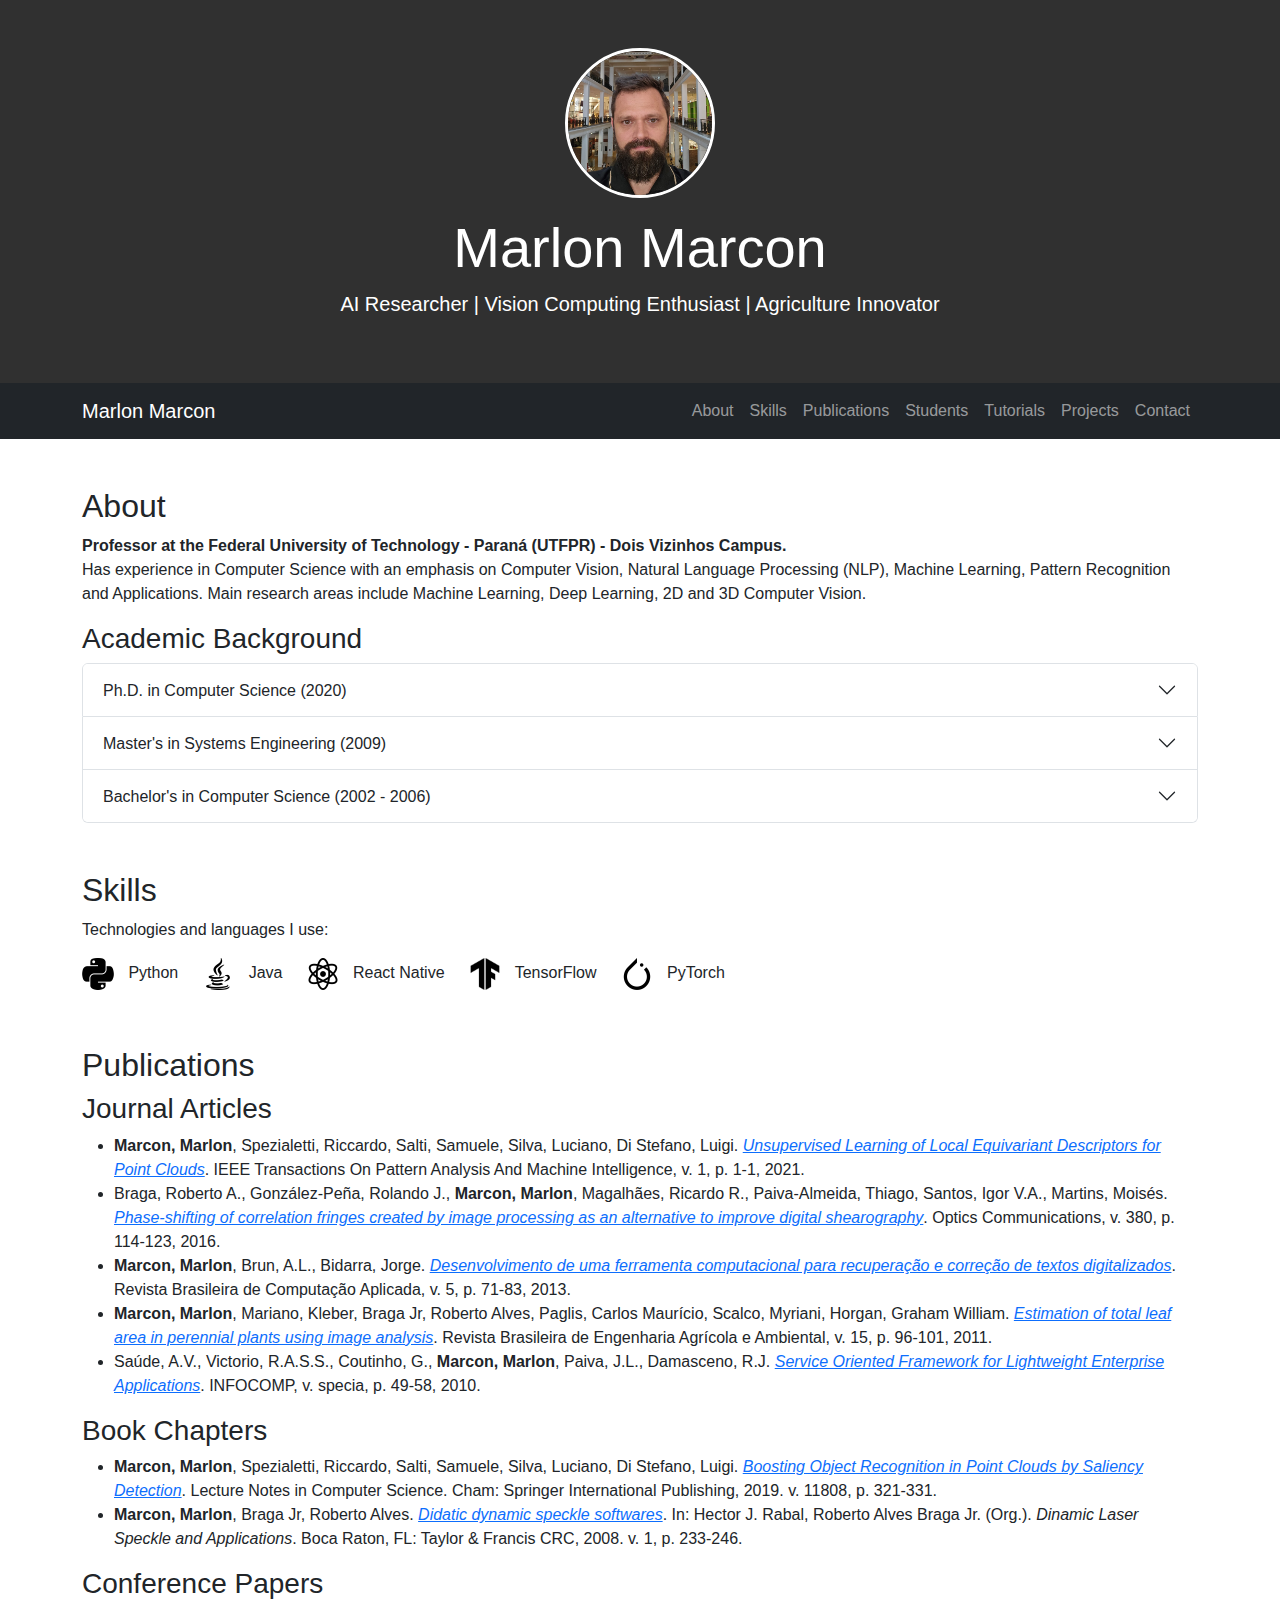
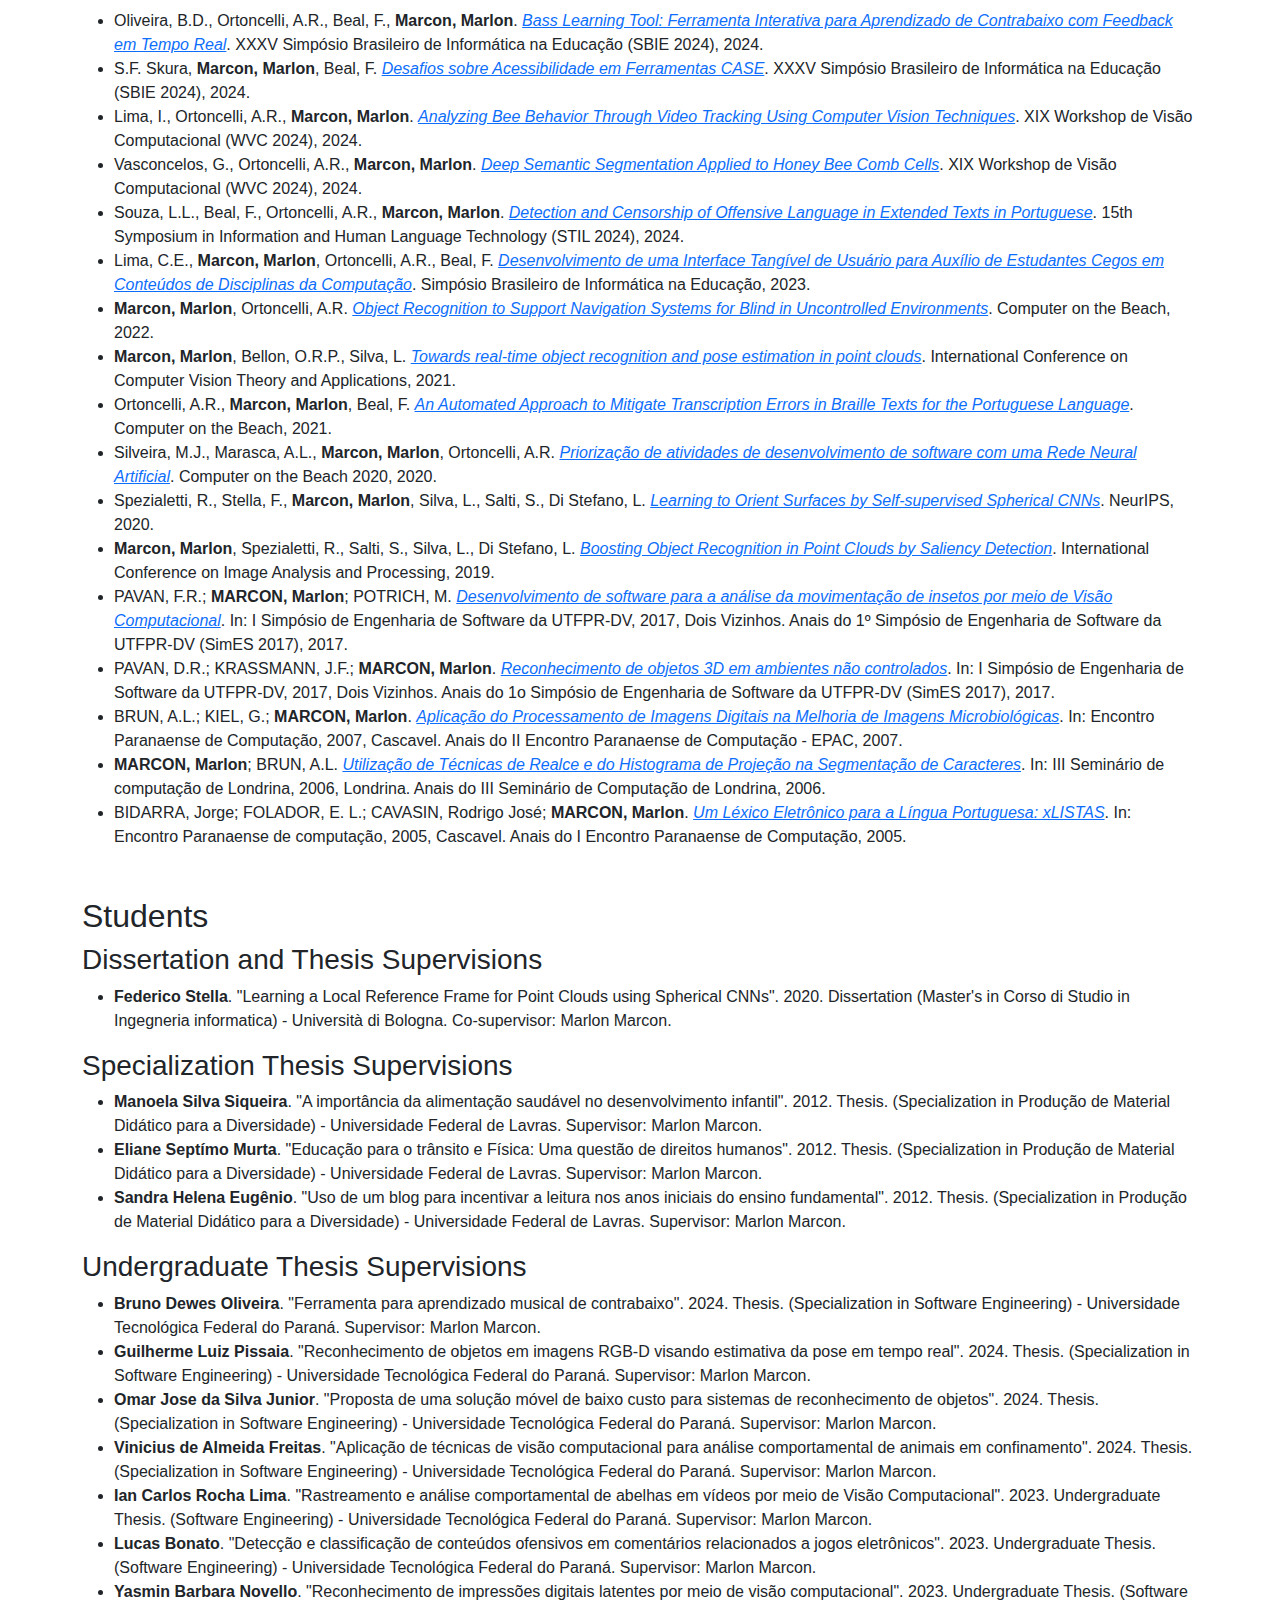
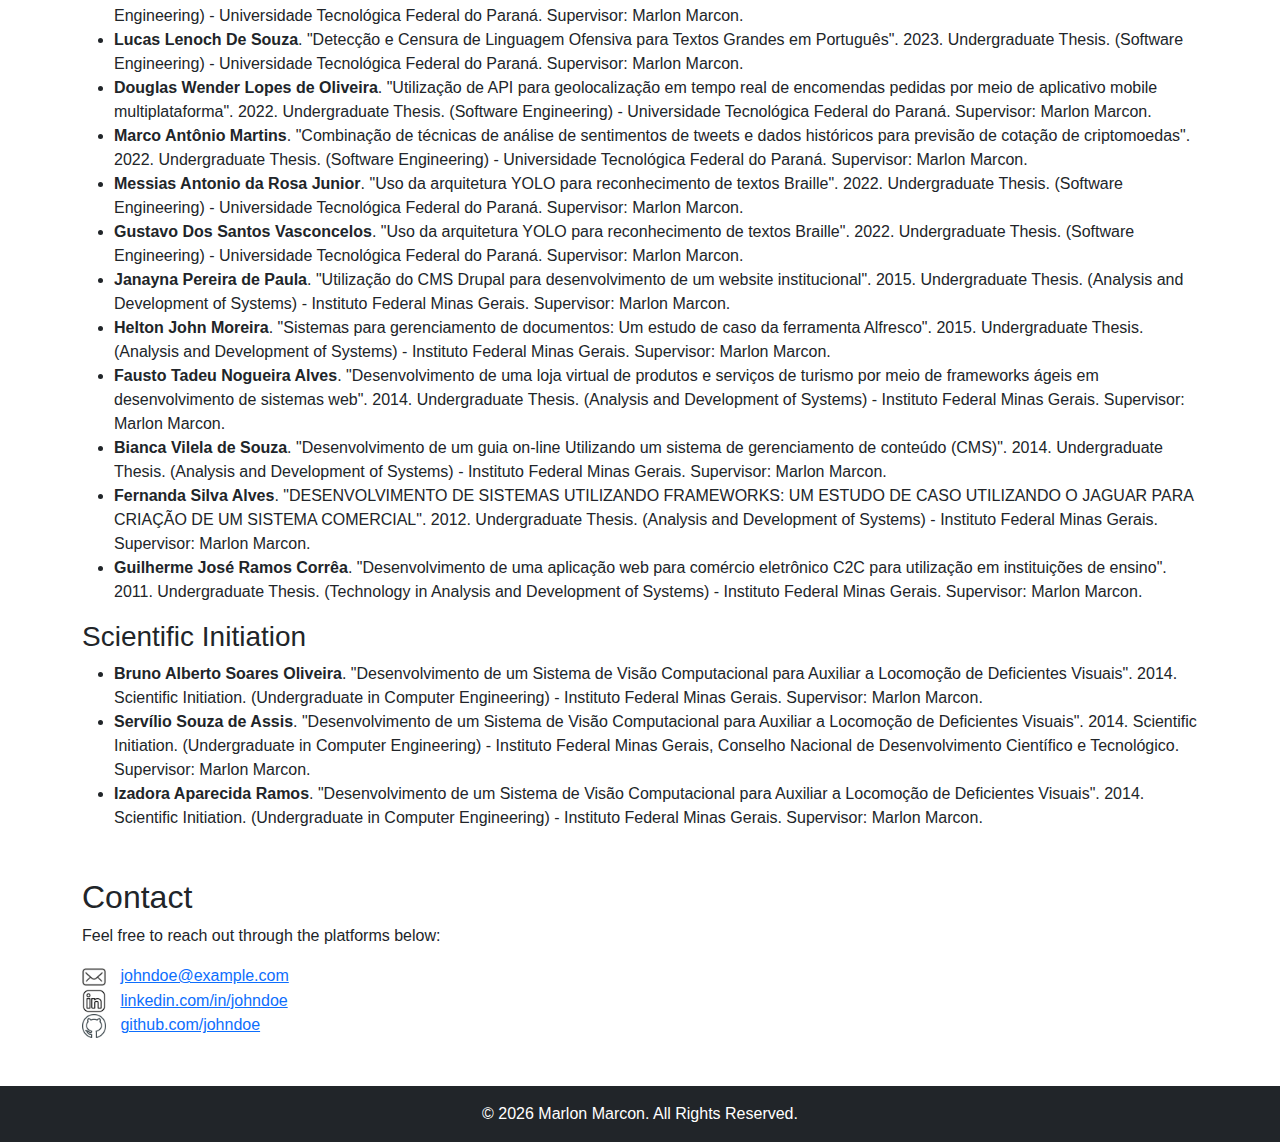
<file: index.html>
<!DOCTYPE html>
<html lang="en">
<head>
    <meta charset="UTF-8">
    <meta name="viewport" content="width=device-width, initial-scale=1.0">
    <title>Marlon Marcon - Personal Page</title>
    <link href="https://cdn.jsdelivr.net/npm/bootstrap@5.3.2/dist/css/bootstrap.min.css" rel="stylesheet">
    <link rel="stylesheet" href="style.css">
</head>
<body>
    <!-- Header -->
    <header class="bg-primary text-white text-center py-5">
        <div class="container">
            <img src="assets/images/profile.jpg" alt="Marlon Marcon" class="rounded-circle mb-3" width="150" height="150">
            <h1 class="display-4">Marlon Marcon</h1>
            <p class="lead">AI Researcher | Vision Computing Enthusiast | Agriculture Innovator</p>
        </div>
    </header>

    <!-- Navigation -->
    <nav class="navbar navbar-expand-lg navbar-dark bg-dark sticky-top">
        <div class="container">
            <a class="navbar-brand" href="#">Marlon Marcon</a>
            <button class="navbar-toggler" type="button" data-bs-toggle="collapse" data-bs-target="#navbarNav" aria-controls="navbarNav" aria-expanded="false" aria-label="Toggle navigation">
                <span class="navbar-toggler-icon"></span>
            </button>
            <div class="collapse navbar-collapse" id="navbarNav">
                <ul class="navbar-nav ms-auto">
                    <li class="nav-item"><a class="nav-link" href="#about">About</a></li>
                    <li class="nav-item"><a class="nav-link" href="#skills">Skills</a></li>
                    <li class="nav-item"><a class="nav-link" href="#publications">Publications</a></li>
                    <li class="nav-item"><a class="nav-link" href="#students">Students</a></li>
                    <li class="nav-item"><a class="nav-link" href="#tutorials">Tutorials</a></li>
                    <li class="nav-item"><a class="nav-link" href="pages/projects.html">Projects</a></li>
                    <li class="nav-item"><a class="nav-link" href="#contact">Contact</a></li>
                </ul>
            </div>
        </div>
    </nav>

    <!-- Main Content -->
    <main class="container my-5">
        <section id="about" class="mb-5">
            <h2>About</h2>
            <p>
               <strong> Professor at the Federal University of Technology - Paraná (UTFPR) - Dois Vizinhos Campus.</strong> <br />

                Has experience in Computer Science with an emphasis on Computer Vision, Natural Language Processing (NLP), Machine Learning, Pattern Recognition and Applications. 
                Main research areas include Machine Learning, Deep Learning, 2D and 3D Computer Vision.
            </p>
            <h3>Academic Background</h3>
            <div class="accordion" id="academicBackground">
                <!-- PhD -->
                <div class="accordion-item">
                    <h2 class="accordion-header" id="headingPhD">
                        <button class="accordion-button collapsed" type="button" data-bs-toggle="collapse" data-bs-target="#collapsePhD" aria-expanded="false" aria-controls="collapsePhD">
                            Ph.D. in Computer Science (2020)
                        </button>
                    </h2>
                    <div id="collapsePhD" class="accordion-collapse collapse" aria-labelledby="headingPhD" data-bs-parent="#academicBackground">
                        <div class="accordion-body">
                            <strong>Institution:</strong> Federal University of Paraná (UFPR), Brazil<br>
                            <strong>Exchange Period:</strong> University of Bologna<br>
                            <strong>Thesis:</strong> 
                            <a href="https://repositorio.utfpr.edu.br/jspui/bitstream/1/32123/1/learningunconstrainedobjectrecognition3Dmodeling.pdf" target="_blank">Novel deep learning methods applied for unconstrained visual object recognition and 3D modeling from point clouds</a><br>
                            <strong>Advisor:</strong> 
                            <a href="http://lattes.cnpq.br/9578832375902806" target="_blank">Luciano Silva</a><br>
                            <strong>Co-advisor:</strong> 
                            <a href="https://www.unibo.it/sitoweb/luigi.distefano" target="_blank">Luigi Di Stefano</a><br>
                            <strong>Keywords:</strong> 3D Computer Vision, Unsupervised Learning, Knowledge Transfer, Spherical CNNs, Local Descriptors.
                        </div>
                    </div>
                </div>
                <!-- Master's -->
                <div class="accordion-item">
                    <h2 class="accordion-header" id="headingMasters">
                        <button class="accordion-button collapsed" type="button" data-bs-toggle="collapse" data-bs-target="#collapseMasters" aria-expanded="false" aria-controls="collapseMasters">
                            Master's in Systems Engineering (2009)
                        </button>
                    </h2>
                    <div id="collapseMasters" class="accordion-collapse collapse" aria-labelledby="headingMasters" data-bs-parent="#academicBackground">
                        <div class="accordion-body">
                            <strong>Institution:</strong> Federal University of Lavras (UFLA), Brazil<br>
                            <strong>Thesis:</strong> 
                            <a href="files/master-thesis.pdf" target="_blank">Estimation models of leaf area in a coffee tree unisg image analysis</a> <i>(In Portuguese)</i><br>
                            <strong>Advisor:</strong> 
                            <a href="http://lattes.cnpq.br/5933961538037309" target="_blank">Roberto Alves Braga Jr.</a><br>
                            <strong>Keywords:</strong> Leaf area determination, Non-destructive methods, Indirect measurement.
                        </div>
                    </div>
                </div>
                <!-- Bachelor's -->
                <div class="accordion-item">
                    <h2 class="accordion-header" id="headingBachelors">
                        <button class="accordion-button collapsed" type="button" data-bs-toggle="collapse" data-bs-target="#collapseBachelors" aria-expanded="false" aria-controls="collapseBachelors">
                            Bachelor's in Computer Science (2002 - 2006)
                        </button>
                    </h2>
                    <div id="collapseBachelors" class="accordion-collapse collapse" aria-labelledby="headingBachelors" data-bs-parent="#academicBackground">
                        <div class="accordion-body">
                            <strong>Institution:</strong> State University of Western Paraná (UNIOESTE), Brazil<br>
                            <strong>Thesis:</strong> 
                            <a href="#" target="_blank">Word recognition in digital texts</a> <i>(In Portuguese)</i><br>
                            <strong>Advisor:</strong> 
                            <a href="http://lattes.cnpq.br/4617587198467560" target="_blank">André Luiz Brun</a>
                        </div>
                    </div>
                </div>
            </div>
        </section>
        
        

        <section id="skills" class="mb-5">
            <h2>Skills</h2>
            <p>Technologies and languages I use:</p>
            <ul class="list-unstyled d-flex flex-wrap">
                <li class="me-4 mb-2">
                    <img src="assets/images/python.png" alt="Python" width="32"> Python
                </li>
                <li class="me-4 mb-2">
                    <img src="assets/images/java.png" alt="Java" width="32"> Java
                </li>
                <li class="me-4 mb-2">
                    <img src="assets/images/react.png" alt="React Native" width="32"> React Native
                </li>
                <li class="me-4 mb-2">
                    <img src="assets/images/tensorflow.png" alt="TensorFlow" width="32"> TensorFlow
                </li>
                <li class="me-4 mb-2">
                    <img src="assets/images/pytorch.png" alt="PyTorch" width="32"> PyTorch
                </li>
            </ul>
        </section>

        <section id="publications" class="mb-5">
                <h2>Publications</h2>
            
                <h3>Journal Articles</h3>
                <ul>
                    <li><strong>Marcon, Marlon</strong>, Spezialetti, Riccardo, Salti, Samuele, Silva, Luciano, Di Stefano, Luigi. <em><a href="https://doi.org/10.xxxx/xxxx" target="_blank">Unsupervised Learning of Local Equivariant Descriptors for Point Clouds</a></em>. IEEE Transactions On Pattern Analysis And Machine Intelligence, v. 1, p. 1-1, 2021.</li>
                    <li>Braga, Roberto A., González-Peña, Rolando J., <strong>Marcon, Marlon</strong>, Magalhães, Ricardo R., Paiva-Almeida, Thiago, Santos, Igor V.A., Martins, Moisés. <em><a href="https://doi.org/10.xxxx/xxxx" target="_blank">Phase-shifting of correlation fringes created by image processing as an alternative to improve digital shearography</a></em>. Optics Communications, v. 380, p. 114-123, 2016.</li>
                    <li><strong>Marcon, Marlon</strong>, Brun, A.L., Bidarra, Jorge. <em><a href="https://doi.org/10.xxxx/xxxx" target="_blank">Desenvolvimento de uma ferramenta computacional para recuperação e correção de textos digitalizados</a></em>. Revista Brasileira de Computação Aplicada, v. 5, p. 71-83, 2013.</li>
                    <li><strong>Marcon, Marlon</strong>, Mariano, Kleber, Braga Jr, Roberto Alves, Paglis, Carlos Maurício, Scalco, Myriani, Horgan, Graham William. <em><a href="https://doi.org/10.xxxx/xxxx" target="_blank">Estimation of total leaf area in perennial plants using image analysis</a></em>. Revista Brasileira de Engenharia Agrícola e Ambiental, v. 15, p. 96-101, 2011.</li>
                    <li>Saúde, A.V., Victorio, R.A.S.S., Coutinho, G., <strong>Marcon, Marlon</strong>, Paiva, J.L., Damasceno, R.J. <em><a href="https://doi.org/10.xxxx/xxxx" target="_blank">Service Oriented Framework for Lightweight Enterprise Applications</a></em>. INFOCOMP, v. specia, p. 49-58, 2010.</li>
                </ul>
            
                <h3>Book Chapters</h3>
                <ul>
                    <li><strong>Marcon, Marlon</strong>, Spezialetti, Riccardo, Salti, Samuele, Silva, Luciano, Di Stefano, Luigi. <em><a href="https://doi.org/10.xxxx/xxxx" target="_blank">Boosting Object Recognition in Point Clouds by Saliency Detection</a></em>. Lecture Notes in Computer Science. Cham: Springer International Publishing, 2019. v. 11808, p. 321-331.</li>
                    <li><strong>Marcon, Marlon</strong>, Braga Jr, Roberto Alves. <em><a href="https://doi.org/10.xxxx/xxxx" target="_blank">Didatic dynamic speckle softwares</a></em>. In: Hector J. Rabal, Roberto Alves Braga Jr. (Org.). <em>Dinamic Laser Speckle and Applications</em>. Boca Raton, FL: Taylor & Francis CRC, 2008. v. 1, p. 233-246.</li>
                </ul>
            
                <h3>Conference Papers</h3>
                <ul>
                    <li>Oliveira, B.D., Ortoncelli, A.R., Beal, F., <strong>Marcon, Marlon</strong>. <em><a href="https://doi.org/10.xxxx/xxxx" target="_blank">Bass Learning Tool: Ferramenta Interativa para Aprendizado de Contrabaixo com Feedback em Tempo Real</a></em>. XXXV Simpósio Brasileiro de Informática na Educação (SBIE 2024), 2024.</li>
                    <li>S.F. Skura, <strong>Marcon, Marlon</strong>, Beal, F. <em><a href="https://doi.org/10.xxxx/xxxx" target="_blank">Desafios sobre Acessibilidade em Ferramentas CASE</a></em>. XXXV Simpósio Brasileiro de Informática na Educação (SBIE 2024), 2024.</li>
                    <li>Lima, I., Ortoncelli, A.R., <strong>Marcon, Marlon</strong>. <em><a href="https://doi.org/10.xxxx/xxxx" target="_blank">Analyzing Bee Behavior Through Video Tracking Using Computer Vision Techniques</a></em>. XIX Workshop de Visão Computacional (WVC 2024), 2024.</li>
                    <li>Vasconcelos, G., Ortoncelli, A.R., <strong>Marcon, Marlon</strong>. <em><a href="https://doi.org/10.xxxx/xxxx" target="_blank">Deep Semantic Segmentation Applied to Honey Bee Comb Cells</a></em>. XIX Workshop de Visão Computacional (WVC 2024), 2024.</li>
                    <li>Souza, L.L., Beal, F., Ortoncelli, A.R., <strong>Marcon, Marlon</strong>. <em><a href="https://doi.org/10.xxxx/xxxx" target="_blank">Detection and Censorship of Offensive Language in Extended Texts in Portuguese</a></em>. 15th Symposium in Information and Human Language Technology (STIL 2024), 2024.</li>
                    <li>Lima, C.E., <strong>Marcon, Marlon</strong>, Ortoncelli, A.R., Beal, F. <em><a href="https://doi.org/10.xxxx/xxxx" target="_blank">Desenvolvimento de uma Interface Tangível de Usuário para Auxílio de Estudantes Cegos em Conteúdos de Disciplinas da Computação</a></em>. Simpósio Brasileiro de Informática na Educação, 2023.</li>
                    <li><strong>Marcon, Marlon</strong>, Ortoncelli, A.R. <em><a href="https://doi.org/10.xxxx/xxxx" target="_blank">Object Recognition to Support Navigation Systems for Blind in Uncontrolled Environments</a></em>. Computer on the Beach, 2022.</li>
                    <li><strong>Marcon, Marlon</strong>, Bellon, O.R.P., Silva, L. <em><a href="https://doi.org/10.xxxx/xxxx" target="_blank">Towards real-time object recognition and pose estimation in point clouds</a></em>. International Conference on Computer Vision Theory and Applications, 2021.</li>
                    <li>Ortoncelli, A.R., <strong>Marcon, Marlon</strong>, Beal, F. <em><a href="https://doi.org/10.xxxx/xxxx" target="_blank">An Automated Approach to Mitigate Transcription Errors in Braille Texts for the Portuguese Language</a></em>. Computer on the Beach, 2021.</li>
                    <li>Silveira, M.J., Marasca, A.L., <strong>Marcon, Marlon</strong>, Ortoncelli, A.R. <em><a href="https://doi.org/10.xxxx/xxxx" target="_blank">Priorização de atividades de desenvolvimento de software com uma Rede Neural Artificial</a></em>. Computer on the Beach 2020, 2020.</li>
                    <li>Spezialetti, R., Stella, F., <strong>Marcon, Marlon</strong>, Silva, L., Salti, S., Di Stefano, L. <em><a href="https://doi.org/10.xxxx/xxxx" target="_blank">Learning to Orient Surfaces by Self-supervised Spherical CNNs</a></em>. NeurIPS, 2020.</li>
                    <li><strong>Marcon, Marlon</strong>, Spezialetti, R., Salti, S., Silva, L., Di Stefano, L. <em><a href="https://doi.org/10.xxxx/xxxx" target="_blank">Boosting Object Recognition in Point Clouds by Saliency Detection</a></em>. International Conference on Image Analysis and Processing, 2019.</li>
                    <li>PAVAN, F.R.; <strong>MARCON, Marlon</strong>; POTRICH, M. <em><a href="https://doi.org/10.xxxx/xxxx" target="_blank">Desenvolvimento de software para a análise da movimentação de insetos por meio de Visão Computacional</a></em>. In: I Simpósio de Engenharia de Software da UTFPR-DV, 2017, Dois Vizinhos. Anais do 1º Simpósio de Engenharia de Software da UTFPR-DV (SimES 2017), 2017.</li>
                    <li>PAVAN, D.R.; KRASSMANN, J.F.; <strong>MARCON, Marlon</strong>. <em><a href="https://doi.org/10.xxxx/xxxx" target="_blank">Reconhecimento de objetos 3D em ambientes não controlados</a></em>. In: I Simpósio de Engenharia de Software da UTFPR-DV, 2017, Dois Vizinhos. Anais do 1o Simpósio de Engenharia de Software da UTFPR-DV (SimES 2017), 2017.</li>
                    <li>BRUN, A.L.; KIEL, G.; <strong>MARCON, Marlon</strong>. <em><a href="https://doi.org/10.xxxx/xxxx" target="_blank">Aplicação do Processamento de Imagens Digitais na Melhoria de Imagens Microbiológicas</a></em>. In: Encontro Paranaense de Computação, 2007, Cascavel. Anais do II Encontro Paranaense de Computação - EPAC, 2007.</li>
                    <li><strong>MARCON, Marlon</strong>; BRUN, A.L. <em><a href="https://doi.org/10.xxxx/xxxx" target="_blank">Utilização de Técnicas de Realce e do Histograma de Projeção na Segmentação de Caracteres</a></em>. In: III Seminário de computação de Londrina, 2006, Londrina. Anais do III Seminário de Computação de Londrina, 2006.</li>
                    <li>BIDARRA, Jorge; FOLADOR, E. L.; CAVASIN, Rodrigo José; <strong>MARCON, Marlon</strong>. <em><a href="https://doi.org/10.xxxx/xxxx" target="_blank">Um Léxico Eletrônico para a Língua Portuguesa: xLISTAS</a></em>. In: Encontro Paranaense de computação, 2005, Cascavel. Anais do I Encontro Paranaense de Computação, 2005.</li>
                </ul>
            
            </section>
            
            

        <section id="students" class="mb-5">
                <h2>Students</h2>
                
                <h3>Dissertation and Thesis Supervisions</h3>
                <ul>
                    <li><strong>Federico Stella</strong>. "Learning a Local Reference Frame for Point Clouds using Spherical CNNs". 2020. Dissertation (Master's in Corso di Studio in Ingegneria informatica) - Università di Bologna. Co-supervisor: Marlon Marcon.</li>
                </ul>
            
                <h3>Specialization Thesis Supervisions</h3>
                <ul>
                    <li><strong>Manoela Silva Siqueira</strong>. "A importância da alimentação saudável no desenvolvimento infantil". 2012. Thesis. (Specialization in Produção de Material Didático para a Diversidade) - Universidade Federal de Lavras. Supervisor: Marlon Marcon.</li>
                    <li><strong>Eliane Septímo Murta</strong>. "Educação para o trânsito e Física: Uma questão de direitos humanos". 2012. Thesis. (Specialization in Produção de Material Didático para a Diversidade) - Universidade Federal de Lavras. Supervisor: Marlon Marcon.</li>
                    <li><strong>Sandra Helena Eugênio</strong>. "Uso de um blog para incentivar a leitura nos anos iniciais do ensino fundamental". 2012. Thesis. (Specialization in Produção de Material Didático para a Diversidade) - Universidade Federal de Lavras. Supervisor: Marlon Marcon.</li>
                </ul>
            
                <h3>Undergraduate Thesis Supervisions</h3>
                <ul>
                    <li><strong>Bruno Dewes Oliveira</strong>. "Ferramenta para aprendizado musical de contrabaixo". 2024. Thesis. (Specialization in Software Engineering) - Universidade Tecnológica Federal do Paraná. Supervisor: Marlon Marcon.</li>
                    <li><strong>Guilherme Luiz Pissaia</strong>. "Reconhecimento de objetos em imagens RGB-D visando estimativa da pose em tempo real". 2024. Thesis. (Specialization in Software Engineering) - Universidade Tecnológica Federal do Paraná. Supervisor: Marlon Marcon.</li>
                    <li><strong>Omar Jose da Silva Junior</strong>. "Proposta de uma solução móvel de baixo custo para sistemas de reconhecimento de objetos". 2024. Thesis. (Specialization in Software Engineering) - Universidade Tecnológica Federal do Paraná. Supervisor: Marlon Marcon.</li>
                    <li><strong>Vinicius de Almeida Freitas</strong>. "Aplicação de técnicas de visão computacional para análise comportamental de animais em confinamento". 2024. Thesis. (Specialization in Software Engineering) - Universidade Tecnológica Federal do Paraná. Supervisor: Marlon Marcon.</li>
                    <li><strong>Ian Carlos Rocha Lima</strong>. "Rastreamento e análise comportamental de abelhas em vídeos por meio de Visão Computacional". 2023. Undergraduate Thesis. (Software Engineering) - Universidade Tecnológica Federal do Paraná. Supervisor: Marlon Marcon.</li>
                    <li><strong>Lucas Bonato</strong>. "Detecção e classificação de conteúdos ofensivos em comentários relacionados a jogos eletrônicos". 2023. Undergraduate Thesis. (Software Engineering) - Universidade Tecnológica Federal do Paraná. Supervisor: Marlon Marcon.</li>
                    <li><strong>Yasmin Barbara Novello</strong>. "Reconhecimento de impressões digitais latentes por meio de visão computacional". 2023. Undergraduate Thesis. (Software Engineering) - Universidade Tecnológica Federal do Paraná. Supervisor: Marlon Marcon.</li>
                    <li><strong>Lucas Lenoch De Souza</strong>. "Detecção e Censura de Linguagem Ofensiva para Textos Grandes em Português". 2023. Undergraduate Thesis. (Software Engineering) - Universidade Tecnológica Federal do Paraná. Supervisor: Marlon Marcon.</li>
                    <li><strong>Douglas Wender Lopes de Oliveira</strong>. "Utilização de API para geolocalização em tempo real de encomendas pedidas por meio de aplicativo mobile multiplataforma". 2022. Undergraduate Thesis. (Software Engineering) - Universidade Tecnológica Federal do Paraná. Supervisor: Marlon Marcon.</li>
                    <li><strong>Marco Antônio Martins</strong>. "Combinação de técnicas de análise de sentimentos de tweets e dados históricos para previsão de cotação de criptomoedas". 2022. Undergraduate Thesis. (Software Engineering) - Universidade Tecnológica Federal do Paraná. Supervisor: Marlon Marcon.</li>
                    <li><strong>Messias Antonio da Rosa Junior</strong>. "Uso da arquitetura YOLO para reconhecimento de textos Braille". 2022. Undergraduate Thesis. (Software Engineering) - Universidade Tecnológica Federal do Paraná. Supervisor: Marlon Marcon.</li>
                    <li><strong>Gustavo Dos Santos Vasconcelos</strong>. "Uso da arquitetura YOLO para reconhecimento de textos Braille". 2022. Undergraduate Thesis. (Software Engineering) - Universidade Tecnológica Federal do Paraná. Supervisor: Marlon Marcon.</li>
                    <li><strong>Janayna Pereira de Paula</strong>. "Utilização do CMS Drupal para desenvolvimento de um website institucional". 2015. Undergraduate Thesis. (Analysis and Development of Systems) - Instituto Federal Minas Gerais. Supervisor: Marlon Marcon.</li>
                    <li><strong>Helton John Moreira</strong>. "Sistemas para gerenciamento de documentos: Um estudo de caso da ferramenta Alfresco". 2015. Undergraduate Thesis. (Analysis and Development of Systems) - Instituto Federal Minas Gerais. Supervisor: Marlon Marcon.</li>
                    <li><strong>Fausto Tadeu Nogueira Alves</strong>. "Desenvolvimento de uma loja virtual de produtos e serviços de turismo por meio de frameworks ágeis em desenvolvimento de sistemas web". 2014. Undergraduate Thesis. (Analysis and Development of Systems) - Instituto Federal Minas Gerais. Supervisor: Marlon Marcon.</li>
                    <li><strong>Bianca Vilela de Souza</strong>. "Desenvolvimento de um guia on-line Utilizando um sistema de gerenciamento de conteúdo (CMS)". 2014. Undergraduate Thesis. (Analysis and Development of Systems) - Instituto Federal Minas Gerais. Supervisor: Marlon Marcon.</li>
                    <li><strong>Fernanda Silva Alves</strong>. "DESENVOLVIMENTO DE SISTEMAS UTILIZANDO FRAMEWORKS: UM ESTUDO DE CASO UTILIZANDO O JAGUAR PARA CRIAÇÃO DE UM SISTEMA COMERCIAL". 2012. Undergraduate Thesis. (Analysis and Development of Systems) - Instituto Federal Minas Gerais. Supervisor: Marlon Marcon.</li>
                    <li><strong>Guilherme José Ramos Corrêa</strong>. "Desenvolvimento de uma aplicação web para comércio eletrônico C2C para utilização em instituições de ensino". 2011. Undergraduate Thesis. (Technology in Analysis and Development of Systems) - Instituto Federal Minas Gerais. Supervisor: Marlon Marcon.</li>
                </ul>
            
                <h3>Scientific Initiation</h3>
                <ul>
                    <li><strong>Bruno Alberto Soares Oliveira</strong>. "Desenvolvimento de um Sistema de Visão Computacional para Auxiliar a Locomoção de Deficientes Visuais". 2014. Scientific Initiation. (Undergraduate in Computer Engineering) - Instituto Federal Minas Gerais. Supervisor: Marlon Marcon.</li>
                    <li><strong>Servílio Souza de Assis</strong>. "Desenvolvimento de um Sistema de Visão Computacional para Auxiliar a Locomoção de Deficientes Visuais". 2014. Scientific Initiation. (Undergraduate in Computer Engineering) - Instituto Federal Minas Gerais, Conselho Nacional de Desenvolvimento Científico e Tecnológico. Supervisor: Marlon Marcon.</li>
                    <li><strong>Izadora Aparecida Ramos</strong>. "Desenvolvimento de um Sistema de Visão Computacional para Auxiliar a Locomoção de Deficientes Visuais". 2014. Scientific Initiation. (Undergraduate in Computer Engineering) - Instituto Federal Minas Gerais. Supervisor: Marlon Marcon.</li>
                </ul>
            
            </section>
            

        <!-- <section id="tutorials" class="mb-5">
            <h2>Tutorials</h2>
            <p>Learn with me! Check out my tutorials:</p>
            <ul>
                <li><a href="#">Building AI Models for Agriculture</a></li>
                <li><a href="#">Training Large Language Models for Custom Applications</a></li>
            </ul>
        </section> -->

        <section id="contact" class="mb-5">
            <h2>Contact</h2>
            <p>Feel free to reach out through the platforms below:</p>
            <ul class="list-unstyled">
                <li>
                    <img src="assets/images/email.png" alt="Email" width="24">
                    <a href="mailto:johndoe@example.com">johndoe@example.com</a>
                </li>
                <li>
                    <img src="assets/images/linkedin.png" alt="LinkedIn" width="24">
                    <a href="https://linkedin.com/in/johndoe" target="_blank">linkedin.com/in/johndoe</a>
                </li>
                <li>
                    <img src="assets/images/github.png" alt="GitHub" width="24">
                    <a href="https://github.com/johndoe" target="_blank">github.com/johndoe</a>
                </li>
            </ul>
        </section>
    </main>

    <!-- Footer -->
    <footer class="bg-dark text-white text-center py-3">
        <p>&copy; <span id="current-year"></span> Marlon Marcon. All Rights Reserved.</p>
    </footer>

    <script>
        // Dynamically set the current year in the footer
        document.getElementById('current-year').textContent = new Date().getFullYear();
    </script>

    <script src="https://cdn.jsdelivr.net/npm/bootstrap@5.3.2/dist/js/bootstrap.bundle.min.js"></script>
</body>
</html>
</file>
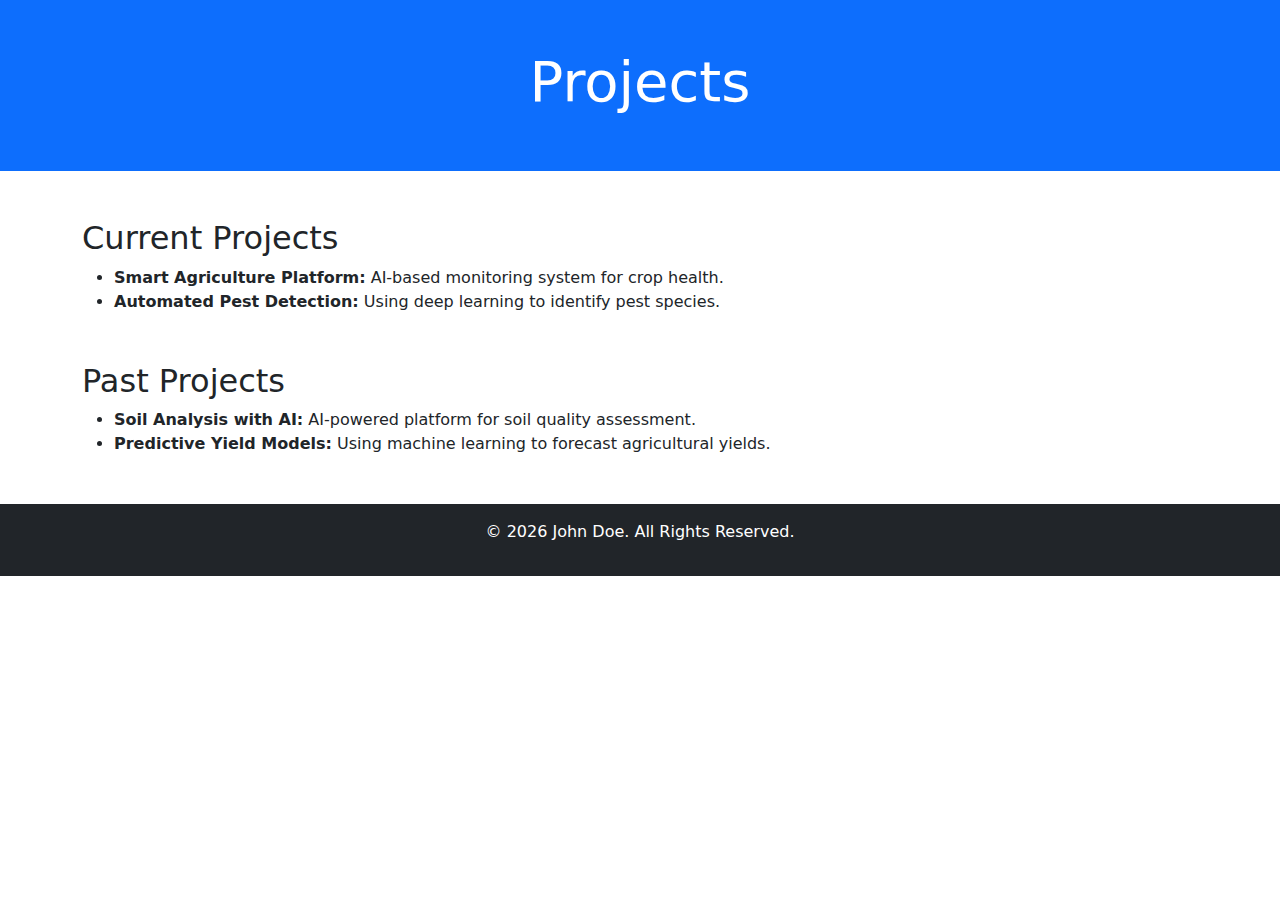
<file: pages/projects.html>
<!DOCTYPE html>
<html lang="en">
<head>
    <meta charset="UTF-8">
    <meta name="viewport" content="width=device-width, initial-scale=1.0">
    <title>John Doe - Projects</title>
    <link href="https://cdn.jsdelivr.net/npm/bootstrap@5.3.2/dist/css/bootstrap.min.css" rel="stylesheet">
</head>
<body>
    <!-- Header -->
    <header class="bg-primary text-white text-center py-5">
        <div class="container">
            <h1 class="display-4">Projects</h1>
        </div>
    </header>

    <!-- Main Content -->
    <main class="container my-5">
        <section class="mb-5">
            <h2>Current Projects</h2>
            <ul>
                <li><strong>Smart Agriculture Platform:</strong> AI-based monitoring system for crop health.</li>
                <li><strong>Automated Pest Detection:</strong> Using deep learning to identify pest species.</li>
            </ul>
        </section>

        <section class="mb-5">
            <h2>Past Projects</h2>
            <ul>
                <li><strong>Soil Analysis with AI:</strong> AI-powered platform for soil quality assessment.</li>
                <li><strong>Predictive Yield Models:</strong> Using machine learning to forecast agricultural yields.</li>
            </ul>
        </section>
    </main>

    <!-- Footer -->
    <footer class="bg-dark text-white text-center py-3">
        <p>&copy; <span id="current-year"></span> John Doe. All Rights Reserved.</p>
    </footer>

    <script>
        document.getElementById('current-year').textContent = new Date().getFullYear();
    </script>
    <script src="https://cdn.jsdelivr.net/npm/bootstrap@5.3.2/dist/js/bootstrap.bundle.min.js"></script>
</body>
</html>
</file>
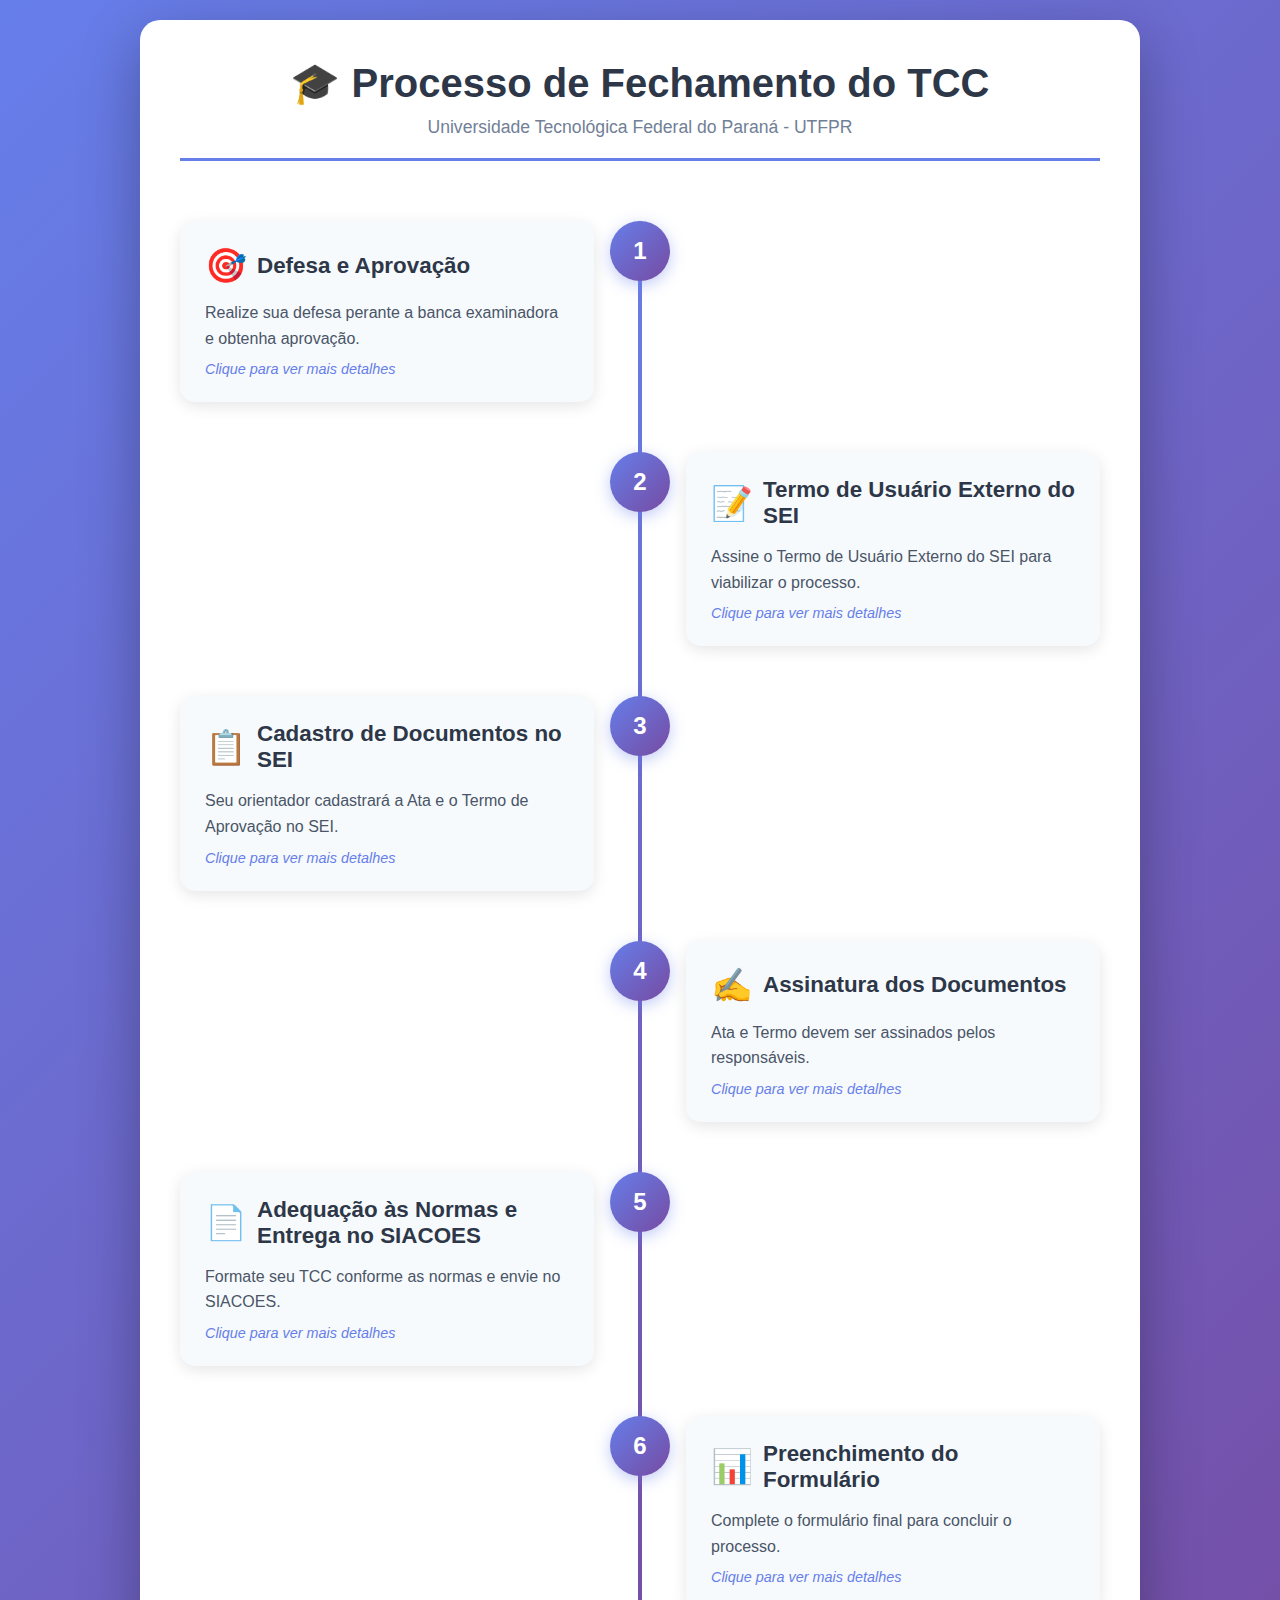
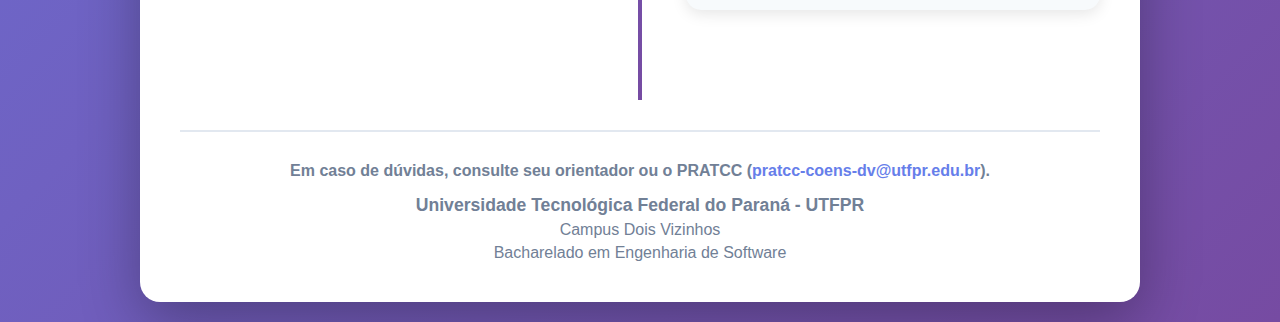
<file: pages/tcc-bes.html>
<!DOCTYPE html>
<html lang="pt-BR">
<head>
    <meta charset="UTF-8">
    <meta name="viewport" content="width=device-width, initial-scale=1.0">
    <title>Processo de Fechamento do TCC - UTFPR</title>
    <style>
        * {
            margin: 0;
            padding: 0;
            box-sizing: border-box;
        }

        body {
            font-family: 'Segoe UI', Tahoma, Geneva, Verdana, sans-serif;
            background: linear-gradient(135deg, #667eea 0%, #764ba2 100%);
            min-height: 100vh;
            padding: 20px;
        }

        .container {
            max-width: 1000px;
            margin: 0 auto;
            background: white;
            border-radius: 20px;
            box-shadow: 0 20px 60px rgba(0, 0, 0, 0.3);
            padding: 40px;
        }

        header {
            text-align: center;
            margin-bottom: 40px;
            padding-bottom: 20px;
            border-bottom: 3px solid #667eea;
        }

        h1 {
            color: #2d3748;
            font-size: 2.5em;
            margin-bottom: 10px;
        }

        .subtitle {
            color: #718096;
            font-size: 1.1em;
        }

        .timeline {
            position: relative;
            padding: 20px 0;
        }

        .timeline::before {
            content: '';
            position: absolute;
            left: 50%;
            transform: translateX(-50%);
            width: 4px;
            height: 100%;
            background: linear-gradient(to bottom, #667eea, #764ba2);
        }

        .step {
            position: relative;
            margin-bottom: 50px;
            opacity: 0;
            transform: translateY(20px);
            animation: fadeInUp 0.6s forwards;
        }

        .step:nth-child(1) { animation-delay: 0.1s; }
        .step:nth-child(2) { animation-delay: 0.2s; }
        .step:nth-child(3) { animation-delay: 0.3s; }
        .step:nth-child(4) { animation-delay: 0.4s; }
        .step:nth-child(5) { animation-delay: 0.5s; }
        .step:nth-child(6) { animation-delay: 0.6s; }

        @keyframes fadeInUp {
            to {
                opacity: 1;
                transform: translateY(0);
            }
        }

        .step-content {
            width: 45%;
            padding: 25px;
            background: #f7fafc;
            border-radius: 15px;
            box-shadow: 0 4px 15px rgba(0, 0, 0, 0.1);
            position: relative;
            cursor: pointer;
            transition: all 0.3s ease;
        }

        .step-content:hover {
            transform: translateY(-5px);
            box-shadow: 0 8px 25px rgba(0, 0, 0, 0.15);
        }

        .step:nth-child(odd) .step-content {
            margin-left: 0;
            margin-right: auto;
        }

        .step:nth-child(even) .step-content {
            margin-left: auto;
            margin-right: 0;
        }

        .step-number {
            position: absolute;
            left: 50%;
            transform: translateX(-50%);
            width: 60px;
            height: 60px;
            background: linear-gradient(135deg, #667eea, #764ba2);
            color: white;
            border-radius: 50%;
            display: flex;
            align-items: center;
            justify-content: center;
            font-size: 1.5em;
            font-weight: bold;
            box-shadow: 0 4px 15px rgba(102, 126, 234, 0.4);
            z-index: 10;
        }

        .step-title {
            color: #2d3748;
            font-size: 1.4em;
            font-weight: bold;
            margin-bottom: 15px;
            display: flex;
            align-items: center;
            gap: 10px;
        }

        .step-icon {
            font-size: 1.5em;
        }

        .step-description {
            color: #4a5568;
            line-height: 1.6;
            margin-bottom: 10px;
        }

        .step-details {
            background: white;
            padding: 15px;
            border-radius: 10px;
            margin-top: 15px;
            border-left: 4px solid #667eea;
            display: none;
        }

        .step-details.active {
            display: block;
            animation: slideDown 0.3s ease;
        }

        @keyframes slideDown {
            from {
                opacity: 0;
                max-height: 0;
            }
            to {
                opacity: 1;
                max-height: 500px;
            }
        }

        .step-details ul {
            list-style: none;
            padding-left: 0;
        }

        .step-details li {
            padding: 8px 0;
            padding-left: 25px;
            position: relative;
        }

        .step-details li::before {
            content: '✓';
            position: absolute;
            left: 0;
            color: #48bb78;
            font-weight: bold;
        }

        .important-note {
            background: #fff5f5;
            border-left: 4px solid #f56565;
            padding: 15px;
            border-radius: 8px;
            margin-top: 10px;
            color: #742a2a;
        }

        .deadline {
            background: #fef5e7;
            border-left: 4px solid #f39c12;
            padding: 15px;
            border-radius: 8px;
            margin-top: 10px;
            color: #7d6608;
            font-weight: bold;
        }

        .cta-button {
            display: inline-block;
            background: linear-gradient(135deg, #667eea, #764ba2);
            color: white;
            padding: 15px 30px;
            border-radius: 30px;
            text-decoration: none;
            font-weight: bold;
            margin-top: 15px;
            transition: all 0.3s ease;
            box-shadow: 0 4px 15px rgba(102, 126, 234, 0.4);
        }

        .cta-button:hover {
            transform: translateY(-2px);
            box-shadow: 0 6px 20px rgba(102, 126, 234, 0.6);
        }

        .footer {
            text-align: center;
            margin-top: 50px;
            padding-top: 30px;
            border-top: 2px solid #e2e8f0;
            color: #718096;
        }

        .expand-hint {
            color: #667eea;
            font-size: 0.9em;
            margin-top: 10px;
            font-style: italic;
        }

        @media (max-width: 768px) {
            .timeline::before {
                left: 30px;
            }

            .step-content {
                width: calc(100% - 80px);
                margin-left: 80px !important;
            }

            .step-number {
                left: 30px;
            }

            h1 {
                font-size: 1.8em;
            }
        }
    </style>
</head>
<body>
    <div class="container">
        <header>
            <h1>🎓 Processo de Fechamento do TCC</h1>
            <p class="subtitle">Universidade Tecnológica Federal do Paraná - UTFPR</p>
        </header>

        <div class="timeline">
            <!-- Passo 1 -->
            <div class="step">
                <div class="step-number">1</div>
                <div class="step-content" onclick="toggleDetails(this)">
                    <div class="step-title">
                        <span class="step-icon">🎯</span>
                        Defesa e Aprovação
                    </div>
                    <div class="step-description">
                        Realize sua defesa perante a banca examinadora e obtenha aprovação.
                    </div>
                    <p class="expand-hint">Clique para ver mais detalhes</p>
                    <div class="step-details">
                        <ul>
                            <li>Apresente seu trabalho para a banca examinadora</li>
                            <li>Responda às questões levantadas pelos avaliadores</li>
                            <li>Aguarde a deliberação da banca</li>
                            <li>Sua aprovação é fundamental para prosseguir</li>
                        </ul>
                    </div>
                </div>
            </div>

            <!-- Passo 2 -->
            <div class="step">
                <div class="step-number">2</div>
                <div
class="step-content" onclick="toggleDetails(this)">
                    <div class="step-title">
                        <span class="step-icon">📝</span>
                        Termo de Usuário Externo do SEI
                    </div>
                    <div class="step-description">
                        Assine o Termo de Usuário Externo do SEI para viabilizar o processo.
                    </div>
                    <p class="expand-hint">Clique para ver mais detalhes</p>
                    <div class="step-details">
                        <ul>
                            <li>Você (aluno/a) deve assinar o Termo de Usuário Externo do SEI</li>
                            <li>As orientações foram enviadas para o e-mail cadastrado no Portal do Aluno</li>
                            <li>Este termo é necessário para que a ata seja composta</li>
                        </ul>
                        <div class="important-note">
                            <strong>⚠️ Importante:</strong> Verifique sua caixa de entrada e spam para localizar as orientações.
                        </div>
                    </div>
                </div>
            </div>

            <!-- Passo 3 -->
            <div class="step">
                <div class="step-number">3</div>
                <div class="step-content" onclick="toggleDetails(this)">
                    <div class="step-title">
                        <span class="step-icon">📋</span>
                        Cadastro de Documentos no SEI
                    </div>
                    <div class="step-description">
                        Seu orientador cadastrará a Ata e o Termo de Aprovação no SEI.
                    </div>
                    <p class="expand-hint">Clique para ver mais detalhes</p>
                    <div class="step-details">
                        <ul>
                            <li>O orientador cadastra a Ata de Defesa no SEI</li>
                            <li>O orientador cadastra o Termo de Aprovação no SEI</li>
                            <li>Processo SEI: <strong>23064.059264/2025-97</strong></li>
                            <li>O orientador também é responsável por cadastrar membros avaliadores externos no SEI</li>
                        </ul>
                        <div class="important-note">
                            <strong>📌 Nota:</strong> Esta etapa é de responsabilidade do orientador.
                        </div>
                    </div>
                </div>
            </div>

            <!-- Passo 4 -->
            <div class="step">
                <div class="step-number">4</div>
                <div class="step-content" onclick="toggleDetails(this)">
                    <div class="step-title">
                        <span class="step-icon">✍️</span>
                        Assinatura dos Documentos
                    </div>
                    <div class="step-description">
                        Ata e Termo devem ser assinados pelos responsáveis.
                    </div>
                    <p class="expand-hint">Clique para ver mais detalhes</p>
                    <div class="step-details">
                        <ul>
                            <li><strong>Ata de Defesa:</strong> Deve ser assinada por todos os membros da banca E pelo estudante</li>
                            <li><strong>Termo de Aprovação:</strong> Deve ser assinado SOMENTE pelos membros da banca</li>
                            <li>Membros externos assinam via e-mail</li>
                        </ul>
                    </div>
                </div>
            </div>

            <!-- Passo 5 -->
            <div class="step">
                <div class="step-number">5</div>
                <div class="step-content" onclick="toggleDetails(this)">
                    <div class="step-title">
                        <span class="step-icon">📄</span>
                        Adequação às Normas e Entrega no SIACOES
                    </div>
                    <div class="step-description">
                        Formate seu TCC conforme as normas e envie no SIACOES.
                    </div>
                    <p class="expand-hint">Clique para ver mais detalhes</p>
                    <div class="step-details">
                        <ul>
                            <li>Utilize os modelos oficiais: <strong>Monografia, Artigo ou Relatório Técnico</strong></li>
                            <li>Baixe os templates em: <a href="https://coens.dv.utfpr.edu.br/site/curso/tcc/" target="_blank">https://coens.dv.utfpr.edu.br/site/curso/tcc/</a></li>
                            <li>Consulte o checklist de formatação anexo ao e-mail</li>
                            <li>Envie a versão final no SIACOES</li>
                            <li>Aguarde a validação do seu orientador</li>
                        </ul>
                        <div class="deadline">
                            <strong>⏰ PRAZO IMPRORROGÁVEL:</strong> A versão final deve ser validada pelo orientador até <strong>15/12</strong>. Caso contrário, a nota não será lançada no Portal do Aluno.
                        </div>
                        <div class="important-note">
                            <strong>⚠️ Responsabilidade:</strong> O orientador é responsável pela validação da formatação. Se a biblioteca identificar erros, o orientador deverá corrigir e reenviar.
                        </div>
                    </div>
                </div>
            </div>

            <!-- Passo 6 -->
            <div class="step">
                <div class="step-number">6</div>
                <div class="step-content" onclick="toggleDetails(this)">
                    <div class="step-title">
                        <span class="step-icon">📊</span>
                        Preenchimento do Formulário
                    </div>
                    <div class="step-description">
                        Complete o formulário final para concluir o processo.
                    </div>
                    <p class="expand-hint">Clique para ver mais detalhes</p>
                    <div class="step-details">
                        <ul>
                            <li
>Preencha o formulário específico de conclusão</li>
                            <li>Forneça todas as informações solicitadas</li>
                            <li>Este é o último passo para regularizar sua situação acadêmica</li>
                        </ul>
                        <a href="https://forms.gle/dkGt2gdH5tqRgD9A7" target="_blank" class="cta-button">
                            📝 Acessar Formulário
                        </a>
                    </div>
                </div>
            </div>
        </div>

        <div class="footer">
            <p><strong>Em caso de dúvidas, consulte seu orientador ou o PRATCC (<a href="mailto:pratcc-coens-dv@utfpr.edu.br" style="color: #667eea; text-decoration: none;">pratcc-coens-dv@utfpr.edu.br</a>).</strong></p>
            <p style="margin-top: 15px; font-size: 1.1em;"><strong>Universidade Tecnológica Federal do Paraná - UTFPR</strong></p>
            <p style="margin-top: 5px;">Campus Dois Vizinhos</p>
            <p style="margin-top: 5px;">Bacharelado em Engenharia de Software</p>
        </div>
    </div>

    <script>
        function toggleDetails(element) {
            const details = element.querySelector('.step-details');
            const allDetails = document.querySelectorAll('.step-details');
            
            // Fecha todos os outros detalhes
            allDetails.forEach(detail => {
                if (detail !== details && detail.classList.contains('active')) {
                    detail.classList.remove('active');
                }
            });
            
            // Toggle do detalhe clicado
            details.classList.toggle('active');
            
            // Adiciona efeito de destaque
            element.style.background = details.classList.contains('active') 
                ? 'linear-gradient(135deg, #e0e7ff 0%, #f3e8ff 100%)' 
                : '#f7fafc';
        }

        // Animação de entrada suave
        window.addEventListener('load', () => {
            document.querySelectorAll('.step').forEach((step, index) => {
                setTimeout(() => {
                    step.style.opacity = '1';
                    step.style.transform = 'translateY(0)';
                }, index * 100);
            });
        });

        // Adiciona interatividade ao passar o mouse
        document.querySelectorAll('.step-content').forEach(content => {
            content.addEventListener('mouseenter', function() {
                if (!this.querySelector('.step-details').classList.contains('active')) {
                    this.style.background = '#edf2f7';
                }
            });
            
            content.addEventListener('mouseleave', function() {
                if (!this.querySelector('.step-details').classList.contains('active')) {
                    this.style.background = '#f7fafc';
                }
            });
        });
    </script>
</body>
</html>
</file>
<file: style.css>
body {
    font-family: 'Arial', sans-serif;
}

header img {
    border: 3px solid white;
}

ul li img {
    margin-right: 10px;
    vertical-align: middle;
}

footer p {
    margin: 0;
}

.bg-primary{
    background-color: rgb(48, 48, 48) !important;
}
</file>
